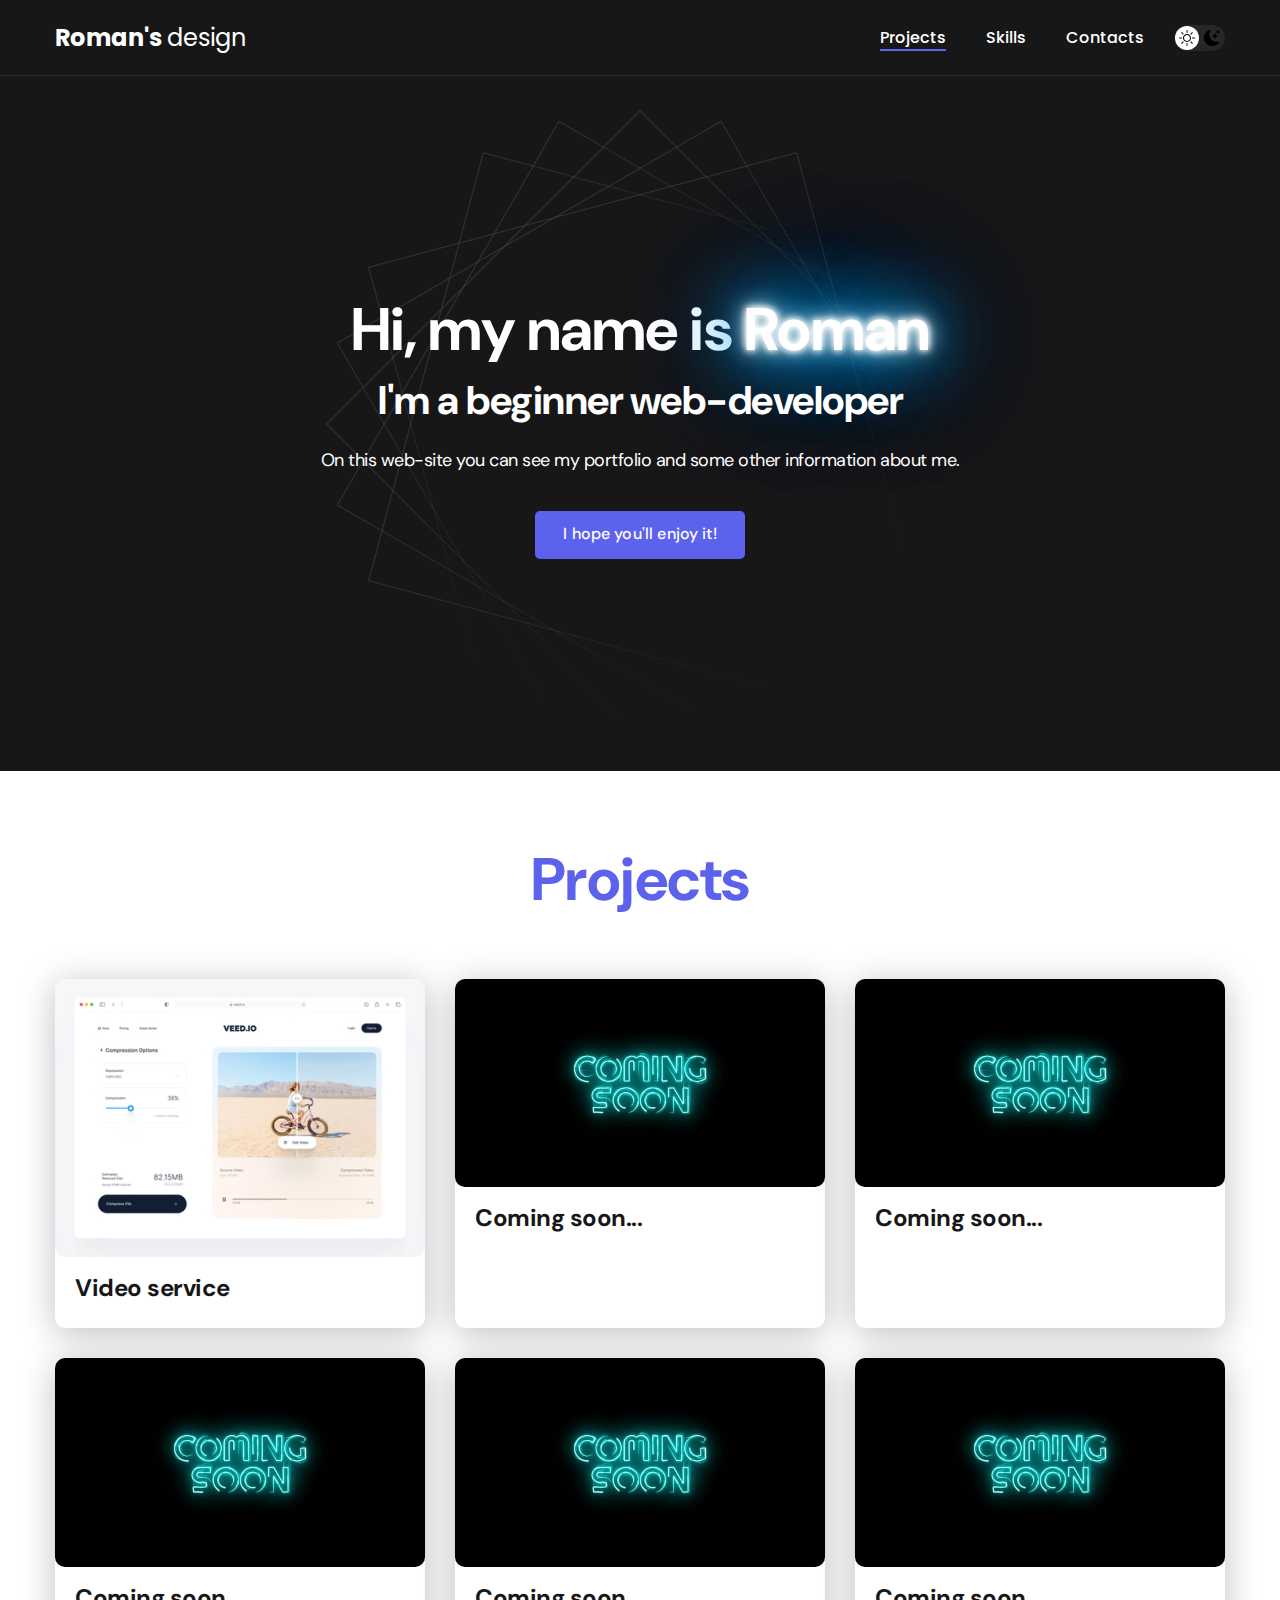
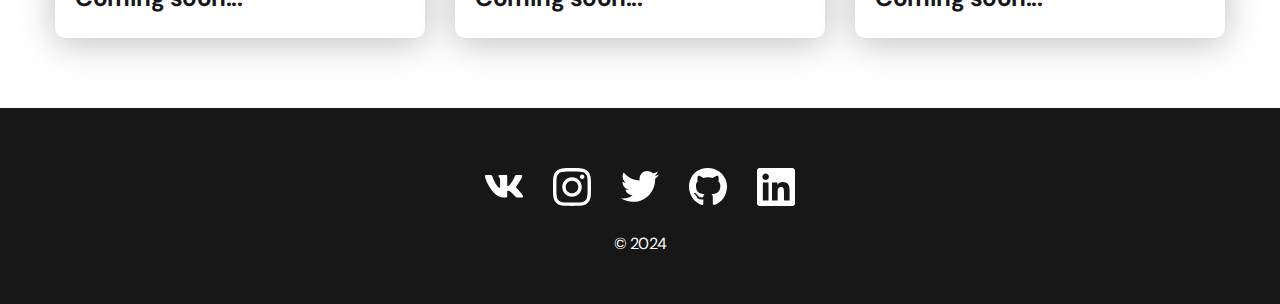
<file: index.html>
<!DOCTYPE html>
<html lang="en">
  <head>
    <meta charset="UTF-8" />
    <meta http-equiv="X-UA-Compatible" content="IE=edge" />
    <meta name="viewport" content="width=device-width, initial-scale=1.0" />
    <title>My Web Page</title>
    <link rel="stylesheet" href="./css/main.css" />
  </head>
  <body>
    <nav class="nav">
      <div class="container">
        <div class="nav-row">
          <a href="./index.html" class="logo"
            ><strong>Roman's </strong> design</a
          >

          <button class="dark-mode-btn">
            <img
              src="./img/icons/sun.svg"
              alt="Light mode"
              class="dark-mode-btn__icon"
            />
            <img
              src="./img/icons/moon.svg"
              alt="Dark mode"
              class="dark-mode-btn__icon"
            />
          </button>

          <ul class="nav-list">
            <li class="nav-list__item">
              <a
                href="./index.html"
                class="nav-list__link nav-list__link--active"
                >Projects</a
              >
            </li>
            <li class="nav-list__item">
              <a href="./skills.html" class="nav-list__link">Skills</a>
            </li>
            <li class="nav-list__item">
              <a href="./contacts.html" class="nav-list__link">Contacts</a>
            </li>
          </ul>
        </div>
      </div>
    </nav>

    <header class="header">
      <div class="header__wrapper">
        <h1 class="header__title">
          <strong>Hi, my name is <em>Roman</em></strong
          ><br />
          I'm a beginner web-developer
        </h1>
        <div class="header__text">
          <p>
            On this web-site you can see my portfolio and some other information
            about me.
          </p>
        </div>
        <a href="#!" class="btn">I hope you'll enjoy it!</a>
      </div>
    </header>

    <main class="section">
      <div class="container">
        <h2 class="title-1">Projects</h2>

        <ul class="projects">
          <li class="project">
            <a href="./project-page.html">
              <img
                src="./img/projects/02.jpg"
                alt="Project img"
                class="project__img"
              />
              <h3 class="project__title">Video service</h3>
            </a>
          </li>
          <li class="project">
            <a href="">
              <img
                src="./img/projects/07.jpg"
                alt="Project img"
                class="project__img"
              />
              <h3 class="project__title">Coming soon...</h3>
            </a>
          </li>
          <li class="project">
            <a href="">
              <img
                src="./img/projects/07.jpg"
                alt="Project img"
                class="project__img"
              />
              <h3 class="project__title">Coming soon...</h3>
            </a>
          </li>

          <li class="project">
            <img
              src="./img/projects/07.jpg"
              alt="Project img"
              class="project__img"
            />
            <h3 class="project__title">Coming soon...</h3>
          </li>
          <li class="project">
            <img
              src="./img/projects/07.jpg"
              alt="Project img"
              class="project__img"
            />
            <h3 class="project__title">Coming soon...</h3>
          </li>
          <li class="project">
            <img
              src="./img/projects/07.jpg"
              alt="Project img"
              class="project__img"
            />
            <h3 class="project__title">Coming soon...</h3>
          </li>
        </ul>
      </div>
    </main>

    <footer class="footer">
      <div class="container">
        <div class="footer__wrapper">
          <ul class="social">
            <li class="social__item">
              <a href="#!"><img src="./img/icons/vk.svg" alt="Link" /></a>
            </li>
            <li class="social__item">
              <a href="#!"
                ><img src="./img/icons/instagram.svg" alt="Link"
              /></a>
            </li>
            <li class="social__item">
              <a href="#!"><img src="./img/icons/twitter.svg" alt="Link" /></a>
            </li>
            <li class="social__item">
              <a href="#!"><img src="./img/icons/gitHub.svg" alt="Link" /></a>
            </li>
            <li class="social__item">
              <a href="#!"><img src="./img/icons/linkedIn.svg" alt="Link" /></a>
            </li>
          </ul>
          <div class="copyright">
            <p>© 2024</p>
          </div>
        </div>
      </div>
    </footer>

    <script src="./js/main.js"></script>
  </body>
</html>
</file>
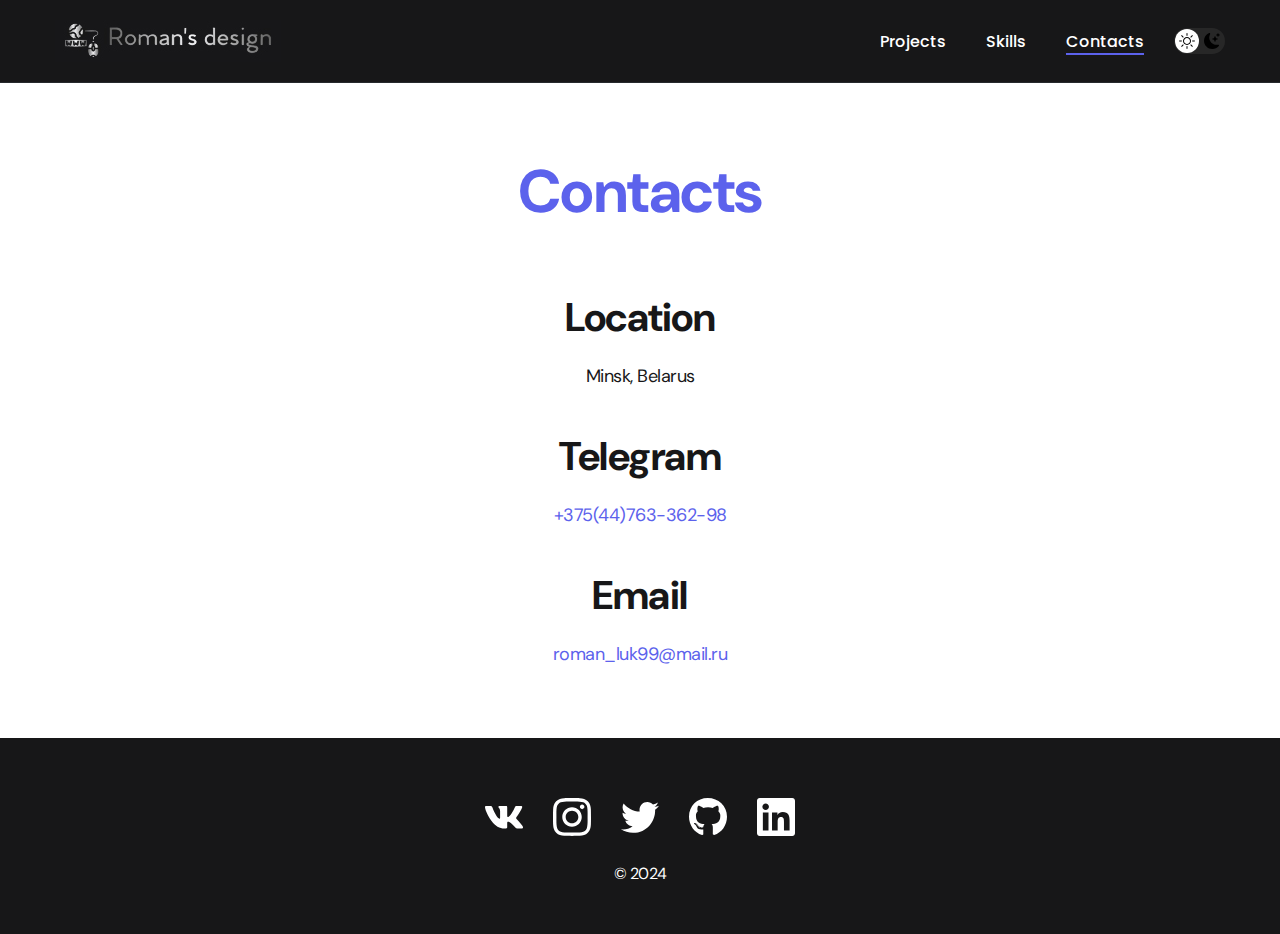
<file: contacts.html>
<!DOCTYPE html>
<html lang="en">
  <head>
    <meta charset="UTF-8" />
    <meta http-equiv="X-UA-Compatible" content="IE=edge" />
    <meta name="viewport" content="width=device-width, initial-scale=1.0" />
    <title>My Web Page</title>
    <link rel="stylesheet" href="./css/main.css" />
  </head>
  <body>
    <nav class="nav">
      <div class="container">
        <div class="nav-row">
          <a href="./index.html" class="logo"
            ><img src="./img/projects/Logo 3.jpg" alt="" />
          </a>

          <button class="dark-mode-btn">
            <img
              src="./img/icons/sun.svg"
              alt="Light mode"
              class="dark-mode-btn__icon"
            />
            <img
              src="./img/icons/moon.svg"
              alt="Dark mode"
              class="dark-mode-btn__icon"
            />
          </button>

          <ul class="nav-list">
            <li class="nav-list__item">
              <a href="./index.html" class="nav-list__link">Projects</a>
            </li>
            <li class="nav-list__item">
              <a href="./skills.html" class="nav-list__link">Skills</a>
            </li>
            <li class="nav-list__item">
              <a
                href="./contacts.html"
                class="nav-list__link nav-list__link--active"
                >Contacts</a
              >
            </li>
          </ul>
        </div>
      </div>
    </nav>

    <main class="section">
      <div class="container">
        <h1 class="title-1">Contacts</h1>

        <ul class="content-list">
          <li class="content-list__item">
            <h2 class="title-2">Location</h2>
            <p>Minsk, Belarus</p>
          </li>
          <li class="content-list__item">
            <h2 class="title-2">Telegram</h2>
            <p><a href="https://t.me/DDInside4life">+375(44)763-362-98</a></p>
          </li>
          <li class="content-list__item">
            <h2 class="title-2">Email</h2>
            <p>
              <a href="">roman_luk99@mail.ru</a>
            </p>
          </li>
        </ul>
      </div>
    </main>

    <footer class="footer">
      <div class="container">
        <div class="footer__wrapper">
          <ul class="social">
            <li class="social__item">
              <a href="#!"><img src="./img/icons/vk.svg" alt="Link" /></a>
            </li>
            <li class="social__item">
              <a href="#!"
                ><img src="./img/icons/instagram.svg" alt="Link"
              /></a>
            </li>
            <li class="social__item">
              <a href="#!"><img src="./img/icons/twitter.svg" alt="Link" /></a>
            </li>
            <li class="social__item">
              <a href="#!"><img src="./img/icons/gitHub.svg" alt="Link" /></a>
            </li>
            <li class="social__item">
              <a href="#!"><img src="./img/icons/linkedIn.svg" alt="Link" /></a>
            </li>
          </ul>
          <div class="copyright">
            <p>© 2024</p>
          </div>
        </div>
      </div>
    </footer>

    <script src="./js/main.js"></script>
  </body>
</html>
</file>
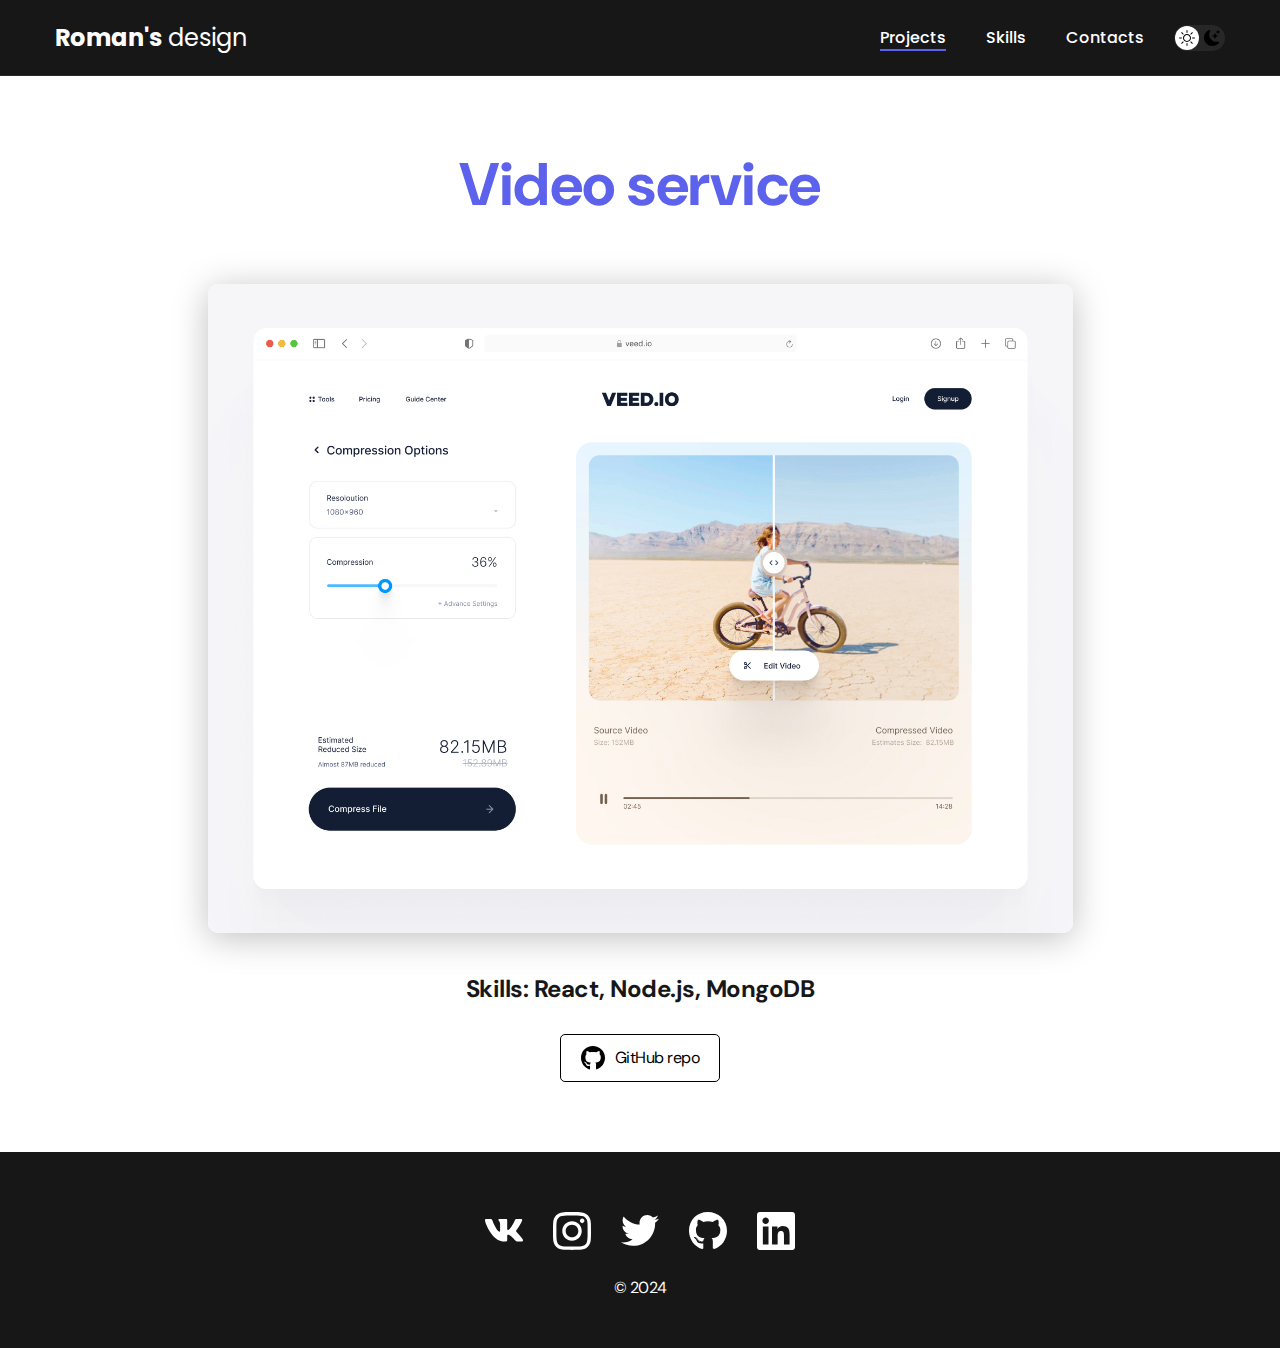
<file: project-page.html>
<!DOCTYPE html>
<html lang="en">
  <head>
    <meta charset="UTF-8" />
    <meta http-equiv="X-UA-Compatible" content="IE=edge" />
    <meta name="viewport" content="width=device-width, initial-scale=1.0" />
    <title>My Web Page</title>
    <link rel="stylesheet" href="./css/main.css" />
  </head>
  <body>
    <nav class="nav">
      <div class="container">
        <div class="nav-row">
          <a href="./index.html" class="logo"
            ><strong>Roman's</strong> design</a
          >

          <button class="dark-mode-btn">
            <img
              src="./img/icons/sun.svg"
              alt="Light mode"
              class="dark-mode-btn__icon"
            />
            <img
              src="./img/icons/moon.svg"
              alt="Dark mode"
              class="dark-mode-btn__icon"
            />
          </button>

          <ul class="nav-list">
            <li class="nav-list__item">
              <a
                href="./index.html"
                class="nav-list__link nav-list__link--active"
                >Projects</a
              >
            </li>
            <li class="nav-list__item">
              <a href="./skills.html" class="nav-list__link">Skills</a>
            </li>
            <li class="nav-list__item">
              <a href="./contacts.html" class="nav-list__link">Contacts</a>
            </li>
          </ul>
        </div>
      </div>
    </nav>

    <main class="section">
      <div class="container">
        <div class="project-details">
          <h1 class="title-1">Video service</h1>

          <img
            src="./img/projects/02-big.jpg"
            alt=""
            class="project-details__cover"
          />

          <div class="project-details__desc">
            <p>Skills: React, Node.js, MongoDB</p>
          </div>

          <a href="#!" class="btn-outline">
            <img src="./img/icons/gitHub-black.svg" alt="" />
            GitHub repo
          </a>
        </div>
      </div>
    </main>

    <footer class="footer">
      <div class="container">
        <div class="footer__wrapper">
          <ul class="social">
            <li class="social__item">
              <a href="#!"><img src="./img/icons/vk.svg" alt="Link" /></a>
            </li>
            <li class="social__item">
              <a href="#!"
                ><img src="./img/icons/instagram.svg" alt="Link"
              /></a>
            </li>
            <li class="social__item">
              <a href="#!"><img src="./img/icons/twitter.svg" alt="Link" /></a>
            </li>
            <li class="social__item">
              <a href="#!"><img src="./img/icons/gitHub.svg" alt="Link" /></a>
            </li>
            <li class="social__item">
              <a href="#!"><img src="./img/icons/linkedIn.svg" alt="Link" /></a>
            </li>
          </ul>
          <div class="copyright">
            <p>© 2024</p>
          </div>
        </div>
      </div>
    </footer>

    <script src="./js/main.js"></script>
  </body>
</html>
</file>
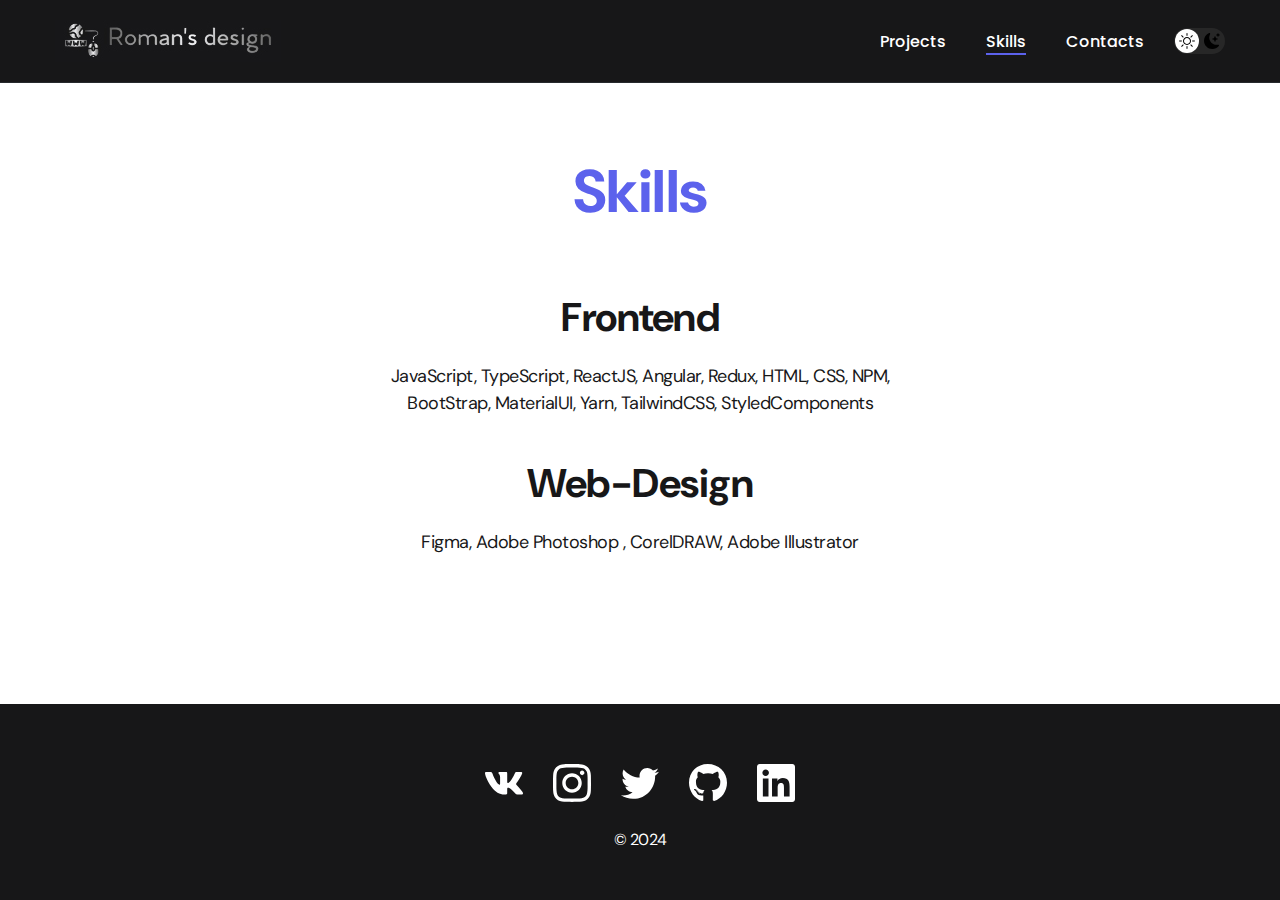
<file: skills.html>
<!DOCTYPE html>
<html lang="en">
  <head>
    <meta charset="UTF-8" />
    <meta http-equiv="X-UA-Compatible" content="IE=edge" />
    <meta name="viewport" content="width=device-width, initial-scale=1.0" />
    <title>My Web Page</title>
    <link rel="stylesheet" href="./css/main.css" />
  </head>
  <body>
    <nav class="nav">
      <div class="container">
        <div class="nav-row">
          <a href="./index.html" class="logo"
            ><img src="./img/projects/Logo 3.jpg" alt="" />
          </a>

          <button class="dark-mode-btn">
            <img
              src="./img/icons/sun.svg"
              alt="Light mode"
              class="dark-mode-btn__icon"
            />
            <img
              src="./img/icons/moon.svg"
              alt="Dark mode"
              class="dark-mode-btn__icon"
            />
          </button>

          <ul class="nav-list">
            <li class="nav-list__item">
              <a href="./index.html" class="nav-list__link">Projects</a>
            </li>
            <li class="nav-list__item">
              <a
                href="./skills.html"
                class="nav-list__link nav-list__link--active"
                >Skills</a
              >
            </li>
            <li class="nav-list__item">
              <a href="./contacts.html" class="nav-list__link">Contacts</a>
            </li>
          </ul>
        </div>
      </div>
    </nav>

    <main class="section">
      <div class="container">
        <h1 class="title-1">Skills</h1>

        <ul class="content-list">
          <li class="content-list__item">
            <h2 class="title-2">Frontend</h2>
            <p>
              JavaScript, TypeScript, ReactJS, Angular, Redux, HTML, CSS, NPM,
              BootStrap, MaterialUI, Yarn, TailwindCSS, StyledComponents
            </p>
          </li>
          <li class="content-list__item">
            <h2 class="title-2">Web-Design</h2>
            <p>Figma, Adobe Photoshop , CorelDRAW, Adobe Illustrator</p>
          </li>
        </ul>
      </div>
    </main>

    <footer class="footer">
      <div class="container">
        <div class="footer__wrapper">
          <ul class="social">
            <li class="social__item">
              <a href="#!"><img src="./img/icons/vk.svg" alt="Link" /></a>
            </li>
            <li class="social__item">
              <a href="#!"
                ><img src="./img/icons/instagram.svg" alt="Link"
              /></a>
            </li>
            <li class="social__item">
              <a href="#!"><img src="./img/icons/twitter.svg" alt="Link" /></a>
            </li>
            <li class="social__item">
              <a href="#!"><img src="./img/icons/gitHub.svg" alt="Link" /></a>
            </li>
            <li class="social__item">
              <a href="#!"><img src="./img/icons/linkedIn.svg" alt="Link" /></a>
            </li>
          </ul>
          <div class="copyright">
            <p>© 2024</p>
          </div>
        </div>
      </div>
    </footer>

    <script src="./js/main.js"></script>
  </body>
</html>
</file>
<file: css/main.css>
@import "./reset.css";
@import url("https://fonts.googleapis.com/css2?family=DM+Sans:wght@400;500;700&family=Poppins:wght@400;500;700&display=swap");

/*
font-family: 'DM Sans', sans-serif;
font-family: 'Poppins', sans-serif;
*/

/* * {
    border: 1px solid red;
} */

:root {
  --blackpure: #000;
  --black: #171718;
  --black-border: #26292d;
  --white: #fff;
  --purple: #5c62ec;

  --text-color: var(--black);

  --dark-bg: var(--black);
  --dark-border: var(--black-border);
  --header-text: var(--white);
  --accent: var(--purple);

  /* Light mode */
  --page-bg: var(--white);
  --text-color: var(--black);

  --title-1: var(--accent);

  --project-card-bg: var(--white);
  --project-card-text: var(--black);
  --box-shadow: 0px 5px 35px rgba(0, 0, 0, 0.25);
}

.dark {
  /* Dark mode */
  --page-bg: #252526;
  --text-color: var(--white);

  --title-1: var(--white);

  --project-card-bg: var(--black);
  --project-card-text: var(--white);
  --box-shadow: 0px 5px 35px rgba(0, 0, 0, 0.8);
}

html,
body {
  display: flex;
  flex-direction: column;
  min-height: 100vh;

  font-family: "DM Sans", sans-serif;
  letter-spacing: -0.5px;

  /* Light mode */
  background-color: var(--page-bg);
  color: var(--text-color);
}

/* General */

.container {
  margin: 0 auto;
  padding: 0 15px;
  max-width: 1200px;
}

.none {
  display: none !important;
}

.section {
  padding: 70px 0;
}

.title-1 {
  margin-bottom: 60px;

  font-size: 60px;
  font-weight: 700;
  line-height: 1.3;
  color: var(--title-1);
  text-align: center;
}

.title-2 {
  margin-bottom: 20px;

  font-size: 40px;
  font-weight: 700;
  line-height: 1.3;
}

/* Nav */

.nav {
  padding: 20px 0;
  border-bottom: 1px solid var(--dark-border);
  background-color: var(--dark-bg);
  color: var(--header-text);
  letter-spacing: normal;
}

.nav-row {
  display: flex;
  justify-content: flex-end;
  align-items: center;
  column-gap: 30px;
  row-gap: 20px;
  flex-wrap: wrap;
}

.logo {
  margin-right: auto;
  color: var(--header-text);
  font-size: 24px;
  font-family: "Poppins", sans-serif;
}

.logo strong {
  font-weight: 700;
}

.nav-list {
  display: flex;
  flex-wrap: wrap;
  row-gap: 10px;
  align-items: center;
  column-gap: 40px;
  font-size: 16px;
  font-weight: 500;
  font-family: "Poppins", sans-serif;
}

.nav-list__link {
  color: var(--header-text);
  transition: opacity 0.2s ease-in;
}

.nav-list__link:hover {
  opacity: 0.8;
}

.nav-list__link--active {
  position: relative;
}

.nav-list__link--active::before {
  content: "";

  position: absolute;
  left: 0;
  top: 100%;

  display: block;
  height: 2px;
  width: 100%;
  background-color: var(--accent);
}

/* Dark mode btn */

.dark-mode-btn {
  order: 9;

  position: relative;
  display: flex;
  justify-content: space-between;

  width: 51px;
  height: 26px;
  padding: 5px;

  border-radius: 50px;
  background-color: #272727;
}

.dark-mode-btn::before {
  content: "";

  position: absolute;
  top: 1px;
  left: 1px;

  display: block;
  width: 24px;
  height: 24px;

  border-radius: 50%;
  background-color: var(--white);

  transition: left 0.2s ease-in;
}

.dark-mode-btn--active::before {
  left: 26px;
}

.dark-mode-btn__icon {
  position: relative;
  z-index: 9;
}

/* Header */

.header {
  padding: 40px 0;
  min-height: 695px;

  display: flex;
  justify-content: center;
  align-items: center;

  background-color: var(--dark-bg);
  background-image: url("./../img/header-bg.png");
  background-repeat: no-repeat;
  background-size: auto;
  background-position: center center;

  color: var(--header-text);
  text-align: center;
}

.header__wrapper {
  padding: 0 15px;
  max-width: 670px;
}

.header__title {
  margin-bottom: 20px;
  font-size: 40px;
  font-weight: 700;
  line-height: 1.4;
}

.header__title strong {
  font-size: 60px;
  font-weight: 700;
}

.header__title em {
  font-style: normal;
  color: #fff;
  text-shadow: 0 0 7px #fff, 0 0 10px #fff, 0 0 21px #fff,
    0 0 42px rgb(0, 187, 255), 0 0 82px rgb(0, 149, 255),
    0 0 92px rgba(0, 106, 255, 0.756), 0 0 102px rgb(0, 217, 255),
    0 0 151px rgb(0, 119, 255);
}

.header__text {
  margin-bottom: 40px;
  font-size: 18px;
  line-height: 1.333;
}

.header__text p + p {
  margin-top: 0.5em;
}

/* Btn */

.btn {
  display: inline-block;
  height: 48px;
  padding: 12px 28px;

  border-radius: 5px;
  background-color: var(--accent);
  color: var(--white);
  letter-spacing: 0.15px;
  font-size: 16px;
  font-weight: 500;

  transition: opacity 0.2s ease-in;
}

.btn:hover {
  opacity: 0.8;
}

.btn:active {
  position: relative;
  top: 1px;
}

/* Btn outline */

.btn-outline {
  display: flex;
  column-gap: 10px;
  align-items: center;

  height: 48px;
  padding: 12px 20px;

  border-radius: 5px;
  border: 1px solid var(--blackpure);
  background-color: var(--white);
  color: var(--blackpure);

  transition: opacity 0.2s ease-in;
}

.btn-outline:hover {
  opacity: 0.8;
}

.btn-outline:active {
  position: relative;
  top: 1px;
}

/* Projects  */

.projects {
  display: flex;
  justify-content: center;
  flex-wrap: wrap;
  column-gap: 30px;
  row-gap: 30px;
}

.project {
  max-width: 370px;
  background-color: var(--project-card-bg);
  box-shadow: var(--box-shadow);
  border-radius: 10px;
}

.project__img {
  border-radius: 10px;
}

.project__title {
  padding: 15px 20px 25px;
  font-weight: 700;
  font-size: 24px;
  line-height: 1.3;
  color: var(--project-card-text);
}

/* Project details */

.project-details {
  margin: 0 auto;
  max-width: 865px;

  display: flex;
  flex-direction: column;
  align-items: center;

  text-align: center;
}

.project-details__cover {
  max-width: 100%;
  margin-bottom: 40px;

  box-shadow: 0px 5px 35px rgba(0, 0, 0, 0.25);
  border-radius: 10px;
}

.project-details__desc {
  margin-bottom: 30px;

  font-weight: 700;
  font-size: 24px;
  line-height: 1.3;
}

/* Content list */

.content-list {
  margin: 0 auto;
  max-width: 570px;
  display: flex;
  flex-direction: column;
  align-items: center;
  row-gap: 40px;
  text-align: center;
}

.content-list a {
  color: var(--accent);
}

.content-list__item {
  font-size: 18px;
  line-height: 1.5;
}

.content-list__item p + p {
  margin-top: 0.5em;
}

/* Footer */

.footer {
  margin-top: auto;
  padding: 60px 0 50px;
  background-color: var(--dark-bg);
  color: var(--header-text);
}

.footer__wrapper {
  display: flex;
  flex-direction: column;
  align-items: center;
  row-gap: 27px;
}

.social {
  display: flex;
  column-gap: 30px;
  align-items: center;
}

.copyright {
  font-size: 16px;
}

.copyright p + p {
  margin-top: 0.5em;
}

@media (max-width: 620px) {
  /* Header  */

  .header {
    min-height: unset;
  }

  .header__title {
    font-size: 30px;
  }

  .header__title strong {
    font-size: 40px;
  }

  /* Nav */

  .nav-row {
    justify-content: space-between;
  }

  .dark-mode-btn {
    order: 0;
  }

  /* General */

  .section {
    padding: 40px 0;
  }

  .title-1 {
    margin-bottom: 30px;
    font-size: 40px;
  }

  .title-2 {
    margin-bottom: 10px;
    font-size: 30px;
  }

  /* Projects */

  .project__title {
    font-size: 22px;
  }

  /* Project page */

  .project-details__desc {
    margin-bottom: 20px;
    font-size: 22px;
  }

  /* Content List */

  .content-list {
    row-gap: 20px;
  }

  .content-list__item {
    font-size: 16px;
  }

  /* Footer */

  .footer {
    padding: 40px 0 30px;
  }

  .footer__wrapper {
    row-gap: 20px;
  }

  /* Social */

  .social {
    column-gap: 20px;
  }

  .social__item {
    width: 28px;
  }
}
</file>
